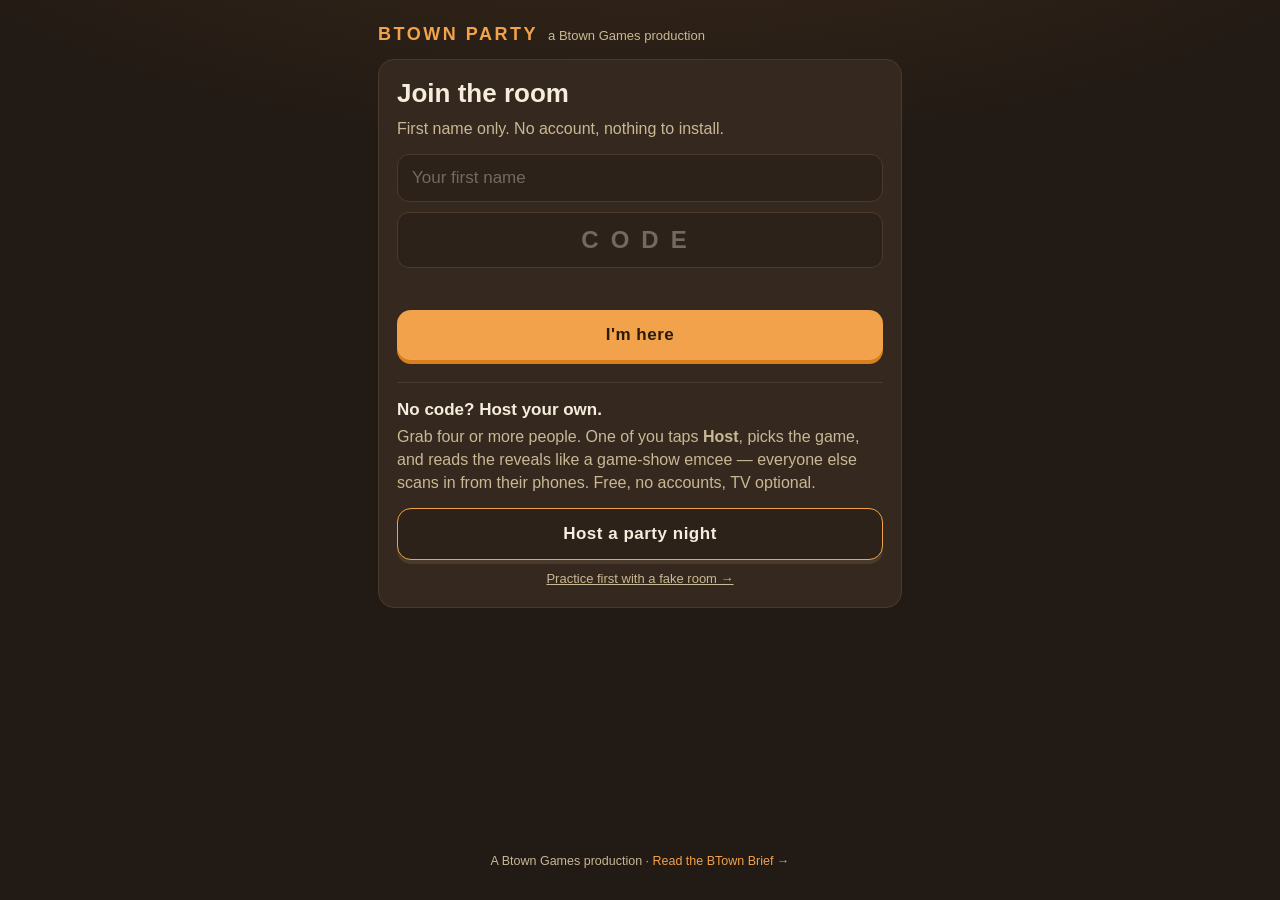
<file: index.html>
<!DOCTYPE html>
<html lang="en">
<head>
<meta charset="utf-8">
<meta name="viewport" content="width=device-width, initial-scale=1, viewport-fit=cover">
<meta name="theme-color" content="#221a14">
<link rel="manifest" href="manifest.webmanifest" />
<title>BTOWN PARTY — Join the room</title>
<meta name="description" content="Live party games for a real room — a Btown mixer or your own living room. Scan in with a first name, or host your own night: five games, one emcee, no accounts. A Btown Games production from the BTown Brief.">
<meta property="og:type" content="website">
<meta property="og:title" content="BTOWN PARTY — Join the room">
<meta property="og:description" content="Scan the code, join with a first name, and watch the room light up.">
<meta property="og:url" content="https://play.btownbrief.com/btown-party/">
<link rel="icon" href="icon.svg" type="image/svg+xml">
<link rel="apple-touch-icon" href="icon-180.png">
<link rel="stylesheet" href="style.css">
<!-- GoatCounter -->
<script data-goatcounter="https://btown-brief.goatcounter.com/count"
        async src="//gc.zgo.at/count.js"></script>
<meta property="og:image" content="https://play.btownbrief.com/btown-party/og-image.png">
<meta property="og:image:width" content="1200">
<meta property="og:image:height" content="630">
<meta name="twitter:card" content="summary_large_image">
</head>
<body class="face-phone">
<div class="page">
  <div class="brand"><span class="b-party">BTOWN PARTY</span><span class="b-sub">a Btown Games production</span></div>
  <div id="demoBanner" class="demo-banner hidden">Demo night — nothing here is real. Add ?demo=1 on the host &amp; screen pages too.</div>

  <!-- join -->
  <div id="joinPanel" class="card">
    <h1>Join the room</h1>
    <p class="dim">First name only. No account, nothing to install.</p>
    <div style="margin-top:14px">
      <input id="joinName" type="text" maxlength="24" placeholder="Your first name" autocomplete="given-name">
    </div>
    <div style="margin-top:10px">
      <input id="joinCode" type="text" class="code-input" maxlength="4" placeholder="CODE" autocomplete="off" autocapitalize="characters">
    </div>
    <div id="joinError" class="error-line"></div>
    <button id="joinGo" class="big-btn">I'm here</button>

    <div id="hostPitch" class="host-pitch">
      <h2>No code? Host your own.</h2>
      <p class="dim">Grab four or more people. One of you taps <b>Host</b>, picks the game, and reads the reveals like a game-show emcee — everyone else scans in from their phones. Free, no accounts, TV optional.</p>
      <a class="big-btn host-btn" href="host.html">Host a party night</a>
      <p class="dim small host-practice"><a href="host.html?demo=1">Practice first with a fake room →</a></p>
    </div>
  </div>

  <!-- check-in -->
  <div id="checkinPanel" class="card hidden">
    <h1 id="checkinHello">Quick check-in</h1>
    <p class="dim">Three taps — your answers stay private until the reveals.</p>
    <div class="progress-dots" id="checkinDots"></div>
    <div id="checkinBody"></div>
    <button id="checkinSkip" class="chip-btn" style="margin-top:14px">Skip for now</button>
  </div>

  <!-- idle -->
  <div id="idlePanel" class="hidden">
    <div class="idle-hero">
      <span class="lantern">🏮</span>
      <h1 id="idleTitle">You're in.</h1>
      <p class="dim" id="idleLine">Watch the room, not your phone — it'll buzz you when there's something to do.</p>
    </div>
  </div>

  <!-- collect (mode UI mounts here) -->
  <div id="collectPanel" class="card hidden">
    <div id="collectMount"></div>
  </div>

  <!-- submitted / eyes up -->
  <div id="lockedPanel" class="hidden">
    <div class="idle-hero">
      <span class="lantern">✅</span>
      <h1>Got it.</h1>
      <p class="dim">Eyes up — the reveal happens in the room.</p>
    </div>
  </div>

  <!-- event over -->
  <div id="overPanel" class="hidden">
    <div class="idle-hero">
      <span class="lantern">🌙</span>
      <h1>That's the night.</h1>
      <p class="dim">Thanks for playing. Say goodnight to somebody new.</p>
    </div>
  </div>

  <!-- party mode not switched on / errors -->
  <div id="offlinePanel" class="card hidden">
    <h1>Party mode isn't switched on yet</h1>
    <p class="dim" id="offlineLine">The host hasn't flipped the switch on the backend. Tonight still works the old-fashioned way — talk to people.</p>
  </div>

  <footer class="footer">
    A Btown Games production · <a href="https://www.btownbrief.com" target="_blank" rel="noopener">Read the BTown Brief →</a>
  </footer>
</div>
<script type="module" src="js/attendee.js"></script>
<script src="https://play.btownbrief.com/ticker.js" defer></script>
</body>
</html>
</file>
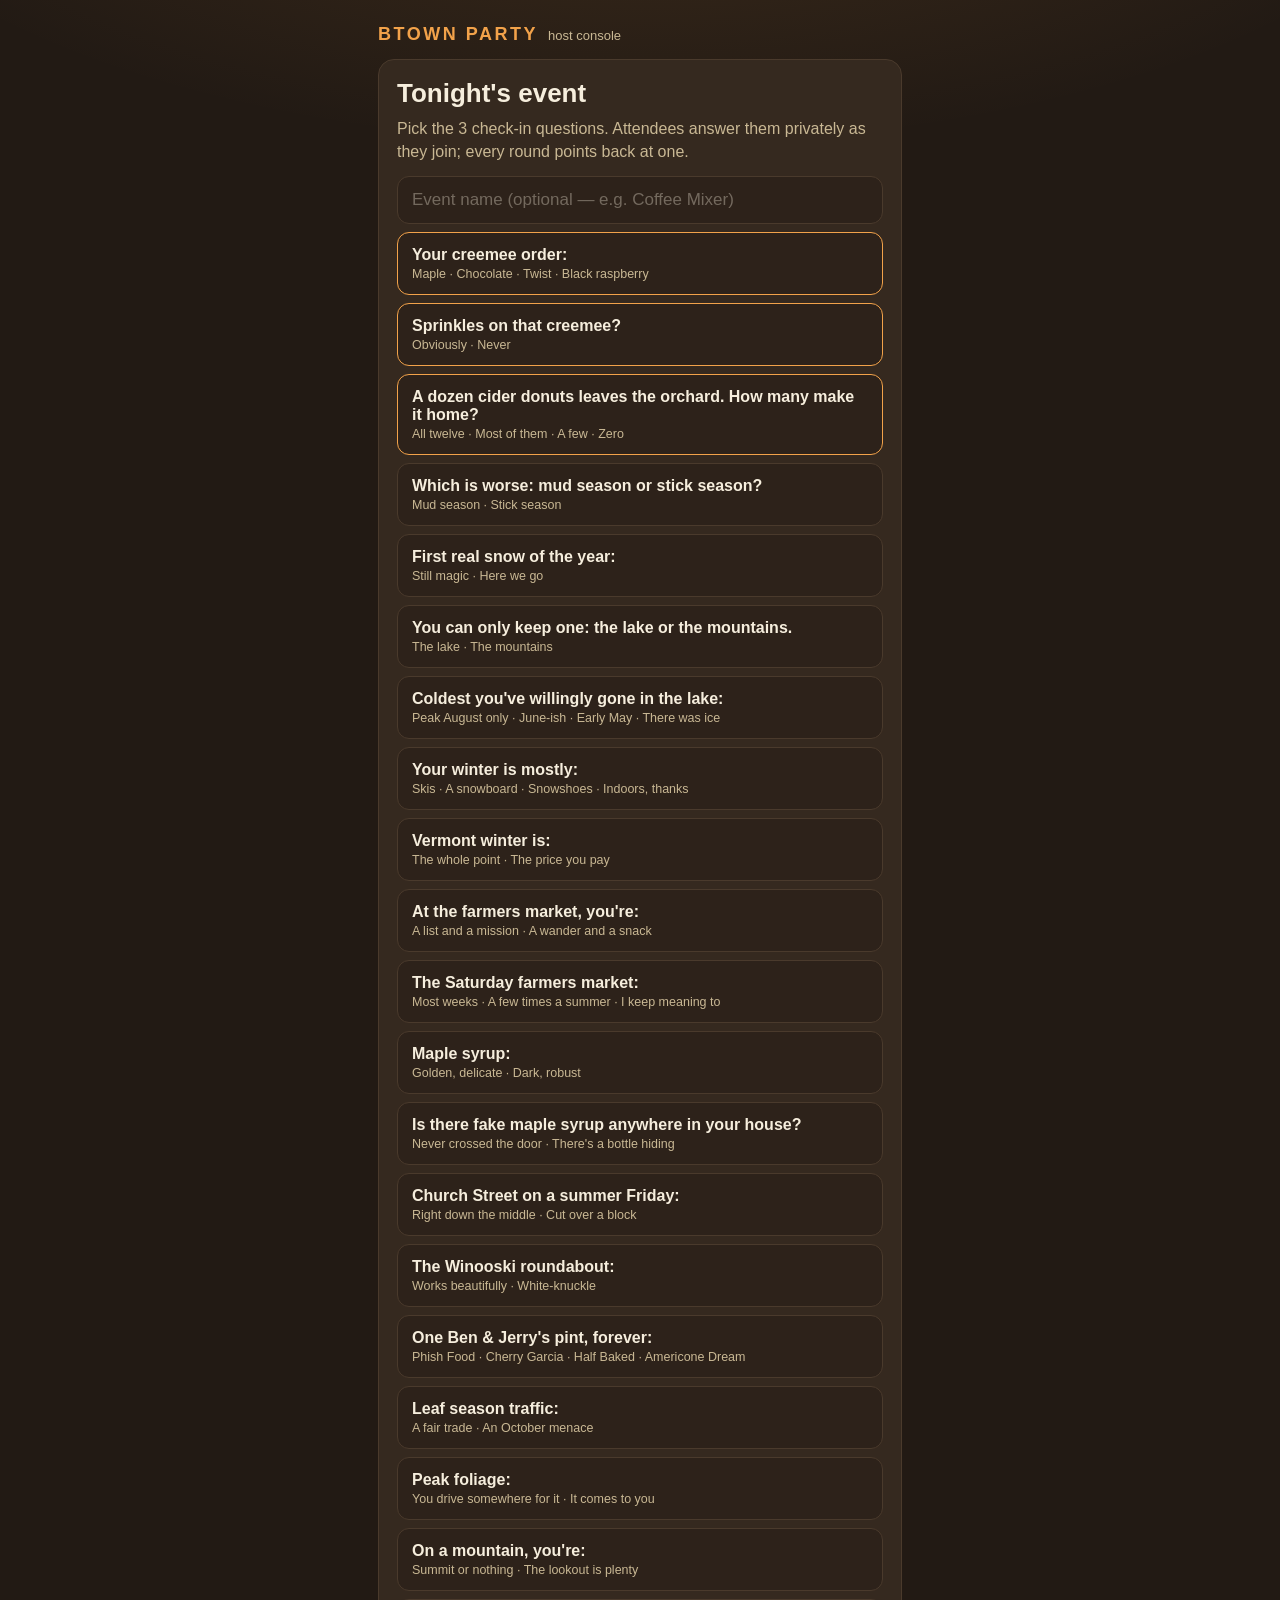
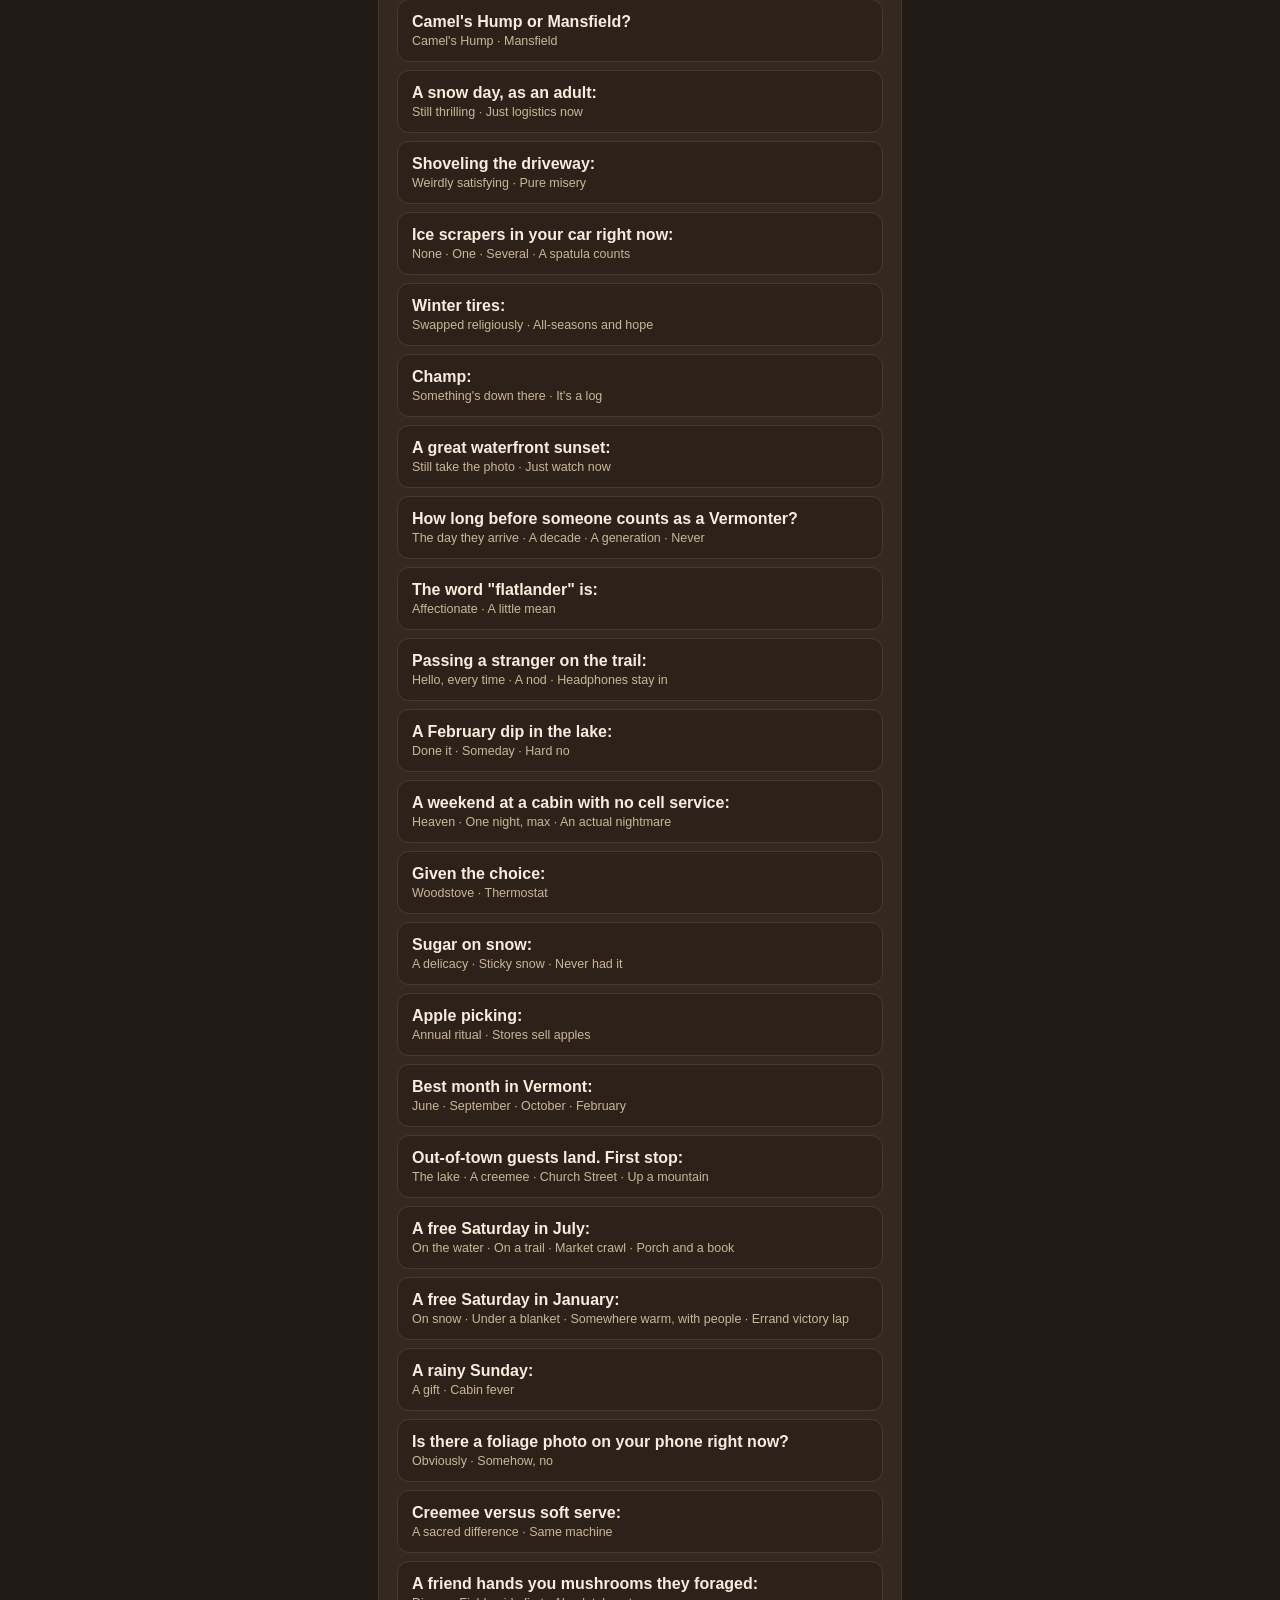
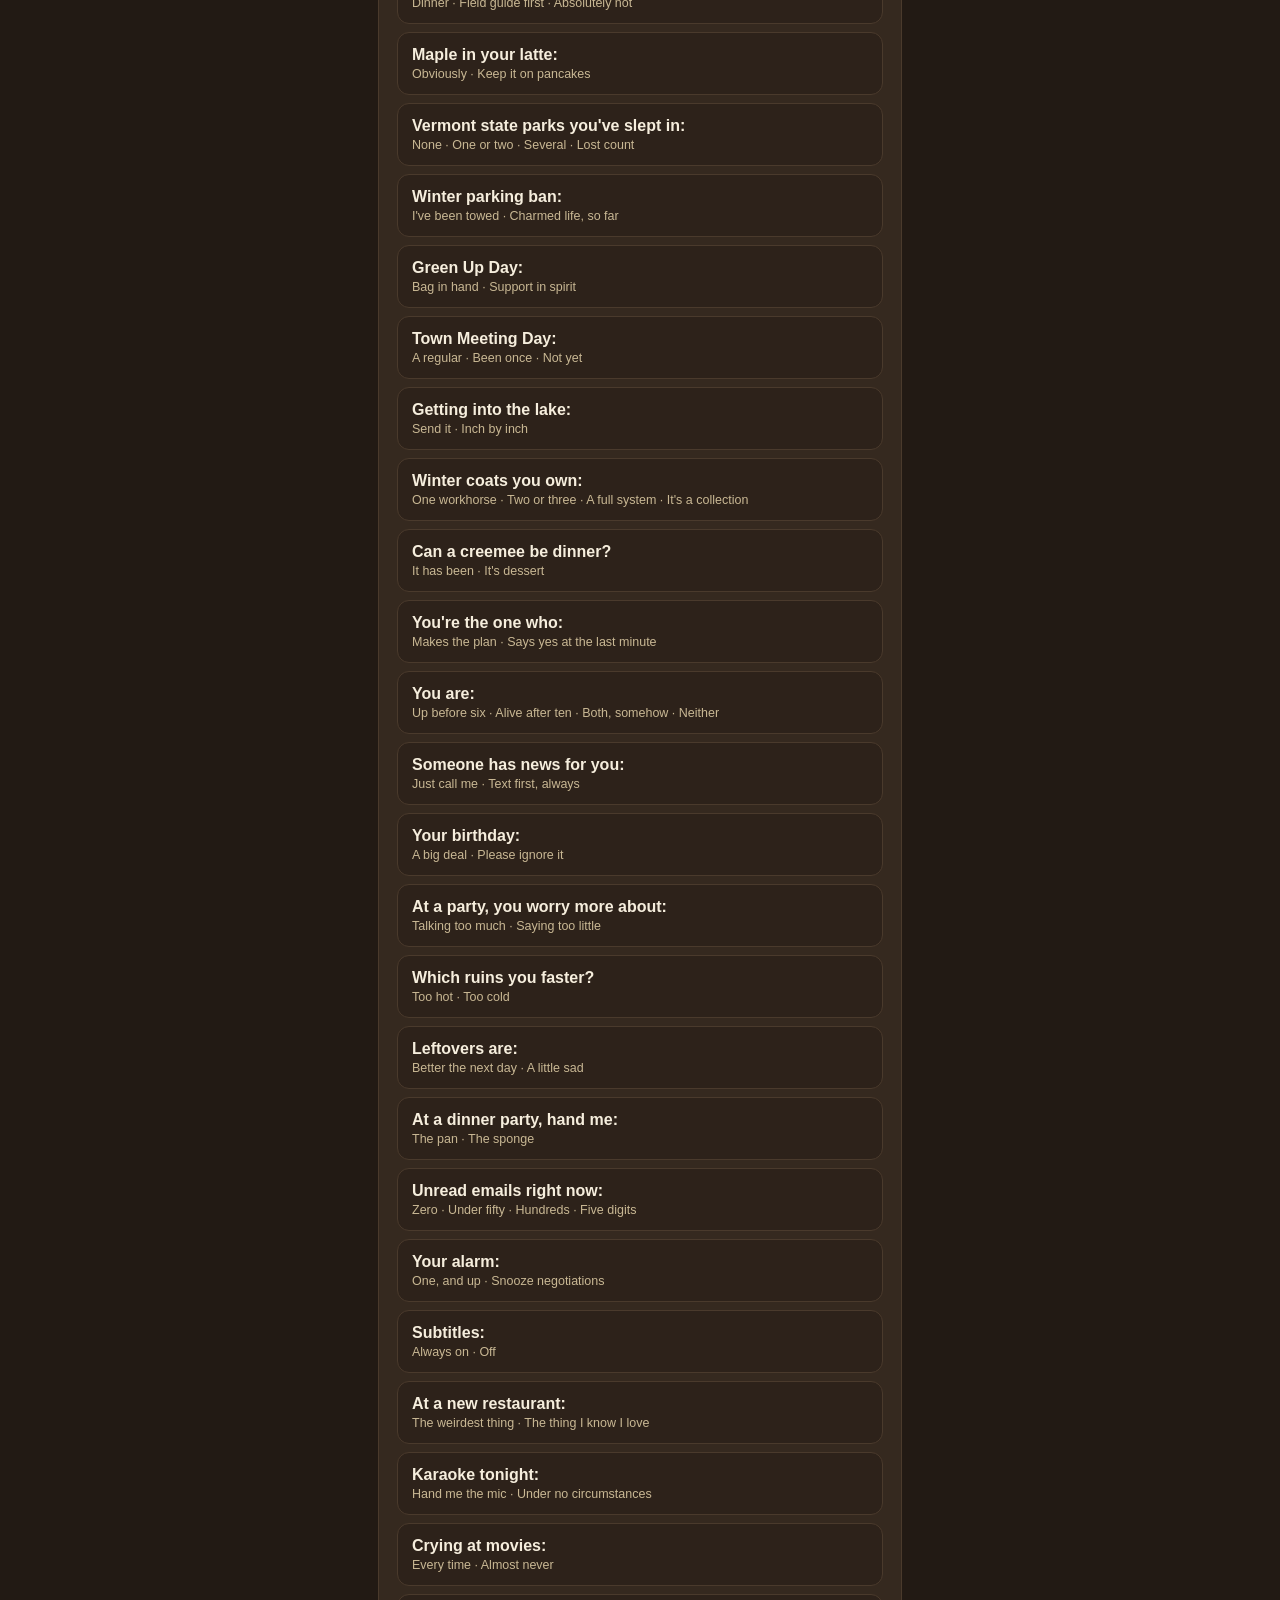
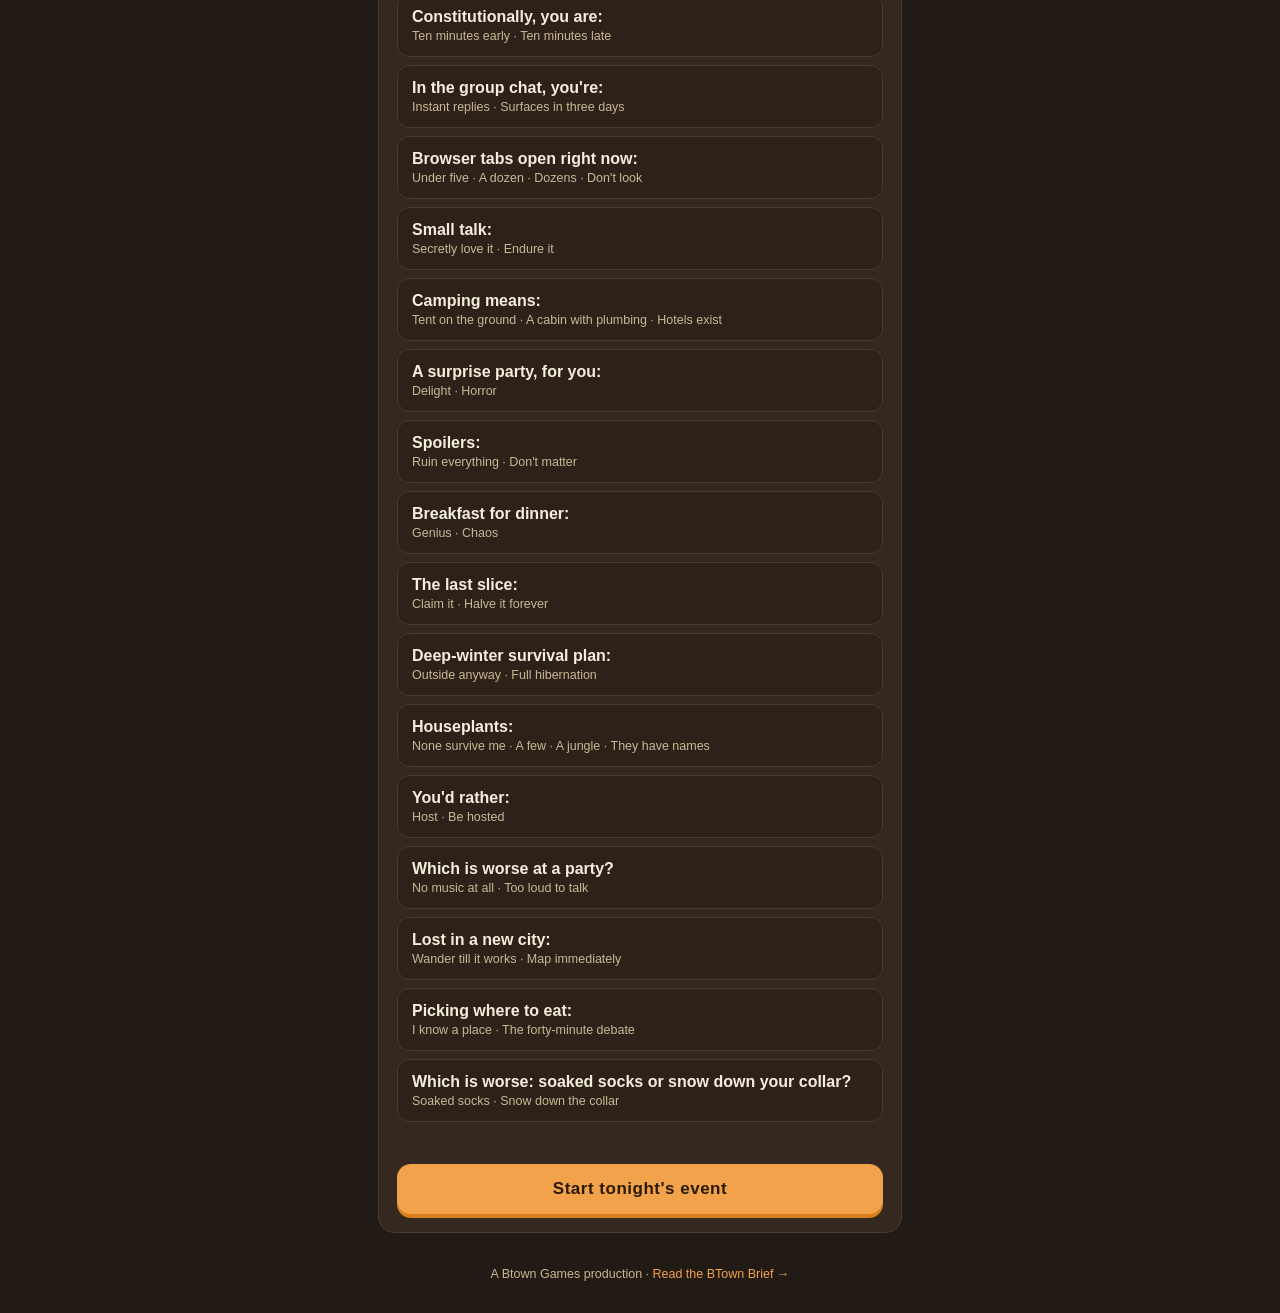
<file: host.html>
<!DOCTYPE html>
<html lang="en">
<head>
<meta charset="utf-8">
<meta name="viewport" content="width=device-width, initial-scale=1, viewport-fit=cover">
<meta name="theme-color" content="#221a14">
<title>BTOWN PARTY — Host console</title>
<meta name="description" content="Run the mixer from your phone: roster, rounds, approvals, and the staged reveal.">
<meta name="robots" content="noindex">
<link rel="icon" href="icon.svg" type="image/svg+xml">
<link rel="apple-touch-icon" href="icon-180.png">
<link rel="stylesheet" href="style.css">
<!-- GoatCounter -->
<script data-goatcounter="https://btown-brief.goatcounter.com/count"
        async src="//gc.zgo.at/count.js"></script>
</head>
<body class="face-host">
<div class="page">
  <div class="brand"><span class="b-party">BTOWN PARTY</span><span class="b-sub">host console</span></div>
  <div id="demoBanner" class="demo-banner hidden">Demo night — a fake crowd of 12 is already in the room.</div>

  <!-- create tonight's event -->
  <div id="setupPanel" class="card hidden">
    <h1>Tonight's event</h1>
    <p class="dim">Pick the 3 check-in questions. Attendees answer them privately as they join; every round points back at one.</p>
    <div style="margin-top:12px">
      <input id="eventTitle" type="text" maxlength="80" placeholder="Event name (optional — e.g. Coffee Mixer)">
    </div>
    <div id="questionPicker" style="margin-top:8px"></div>
    <div id="setupError" class="error-line"></div>
    <button id="hostCreate" class="big-btn">Start tonight's event</button>
  </div>

  <!-- running -->
  <div id="runPanel" class="hidden">
    <div class="card">
      <div class="host-head">
        <span class="host-code" id="hostCode">····</span>
        <span class="host-stat" id="hostCount">0 in the room</span>
        <button id="shareBtn" class="chip-btn">📲 invite link</button>
      </div>
      <p class="dim small">Screen page: open <span id="screenHint"></span> on the laptop — the join QR lives there.</p>
    </div>

    <div class="card">
      <h2>Round</h2>
      <div id="roundSetupMount" class="hidden"></div>
      <div id="roundLive" class="hidden">
        <p id="roundStatus" class="dim" style="margin:6px 0 4px"></p>
        <div id="modQueue"></div>
        <div class="host-actions">
          <button id="approveAllBtn" class="chip-btn">✅ Approve the rest</button>
        </div>
        <div class="host-actions">
          <button id="closeRoundBtn" class="big-btn">Close the round</button>
          <button id="revealBtn" class="big-btn hidden">Start the reveal</button>
        </div>
        <div class="host-actions">
          <button id="scrapRoundBtn" class="chip-btn">🗑 Scrap this round</button>
        </div>
      </div>
    </div>

    <div class="card">
      <h2>In the room</h2>
      <p class="dim small">Tap a name twice to remove them. ○ = hasn't checked in.</p>
      <div class="roster" id="hostRoster"></div>
    </div>

    <div class="card">
      <button id="endEventBtn" class="chip-btn">🌙 End the event</button>
      <p class="dim small" style="margin-top:8px">Ends the night for every phone. Tap twice.</p>
    </div>
  </div>

  <!-- narrated reveal (fullscreen; equals the big screen in dignity) -->
  <div id="narrated" class="hidden">
    <div id="narratedTitle"></div>
    <div id="narratedLines"></div>
    <div id="narratedStep"></div>
    <div id="narratedControls">
      <button id="narratedNext" class="big-btn">Next beat →</button>
    </div>
  </div>

  <div id="offlinePanel" class="card hidden">
    <h1>Party mode isn't switched on yet</h1>
    <p class="dim">One-time setup: paste <strong>supabase/party-SETUP.sql</strong> into the Supabase SQL editor (see PARTY-SETUP.md). Or rehearse right now with <a href="host.html?demo=1" style="color:var(--amber)">the demo night</a>.</p>
  </div>

  <footer class="footer">
    A Btown Games production · <a href="https://www.btownbrief.com" target="_blank" rel="noopener">Read the BTown Brief →</a>
  </footer>
</div>
<script type="module" src="js/host.js"></script>
</body>
</html>
</file>
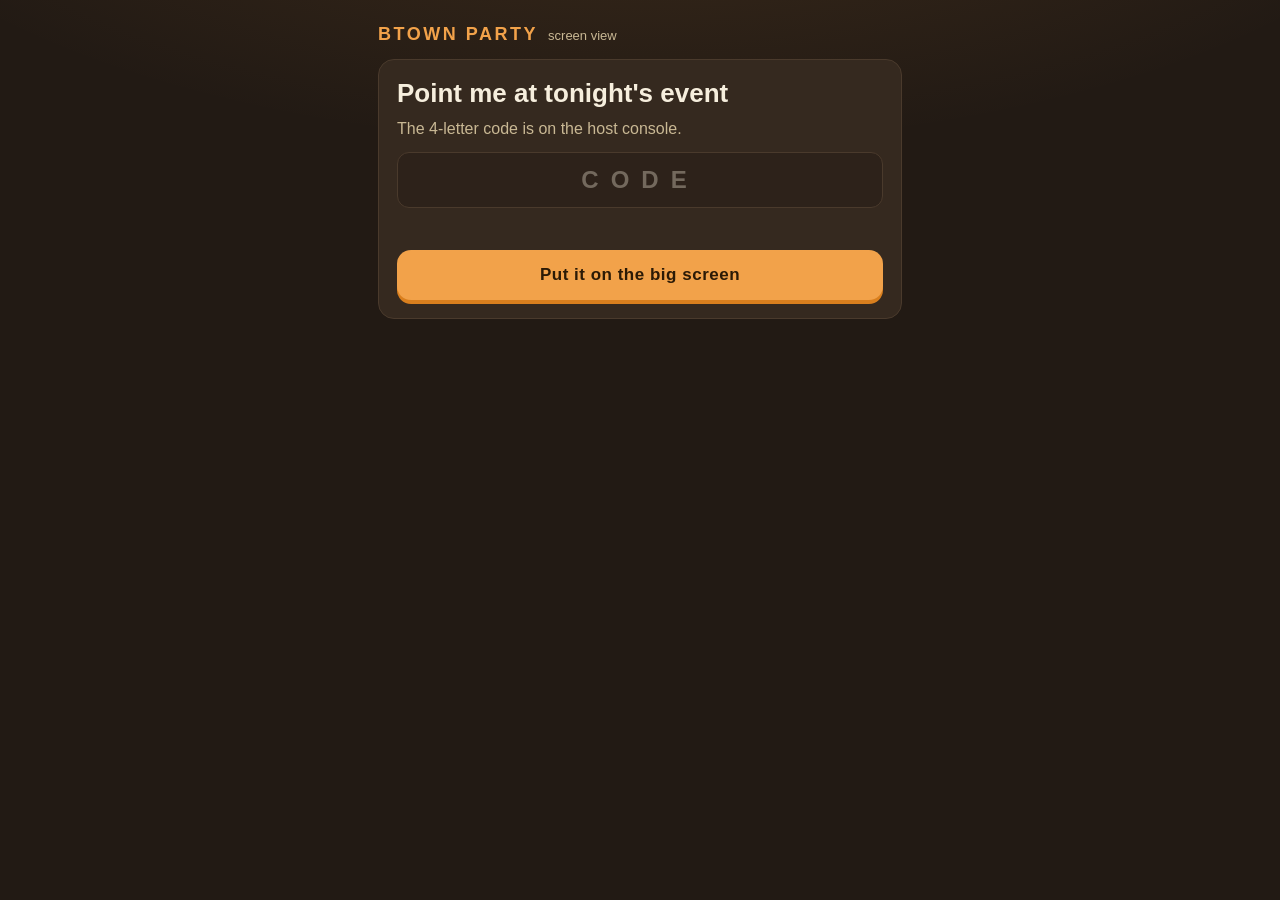
<file: screen.html>
<!DOCTYPE html>
<html lang="en">
<head>
<meta charset="utf-8">
<meta name="viewport" content="width=device-width, initial-scale=1">
<meta name="theme-color" content="#221a14">
<title>BTOWN PARTY — Screen</title>
<meta name="description" content="The big-screen face of a Btown Party night: the join QR, the drumroll, the reveal.">
<meta name="robots" content="noindex">
<link rel="icon" href="icon.svg" type="image/svg+xml">
<link rel="apple-touch-icon" href="icon-180.png">
<link rel="stylesheet" href="style.css">
<!-- GoatCounter -->
<script data-goatcounter="https://btown-brief.goatcounter.com/count"
        async src="//gc.zgo.at/count.js"></script>
</head>
<body class="face-screen">

<!-- code entry (one time per venue laptop) -->
<div id="codePanel" class="page hidden">
  <div class="brand"><span class="b-party">BTOWN PARTY</span><span class="b-sub">screen view</span></div>
  <div class="card">
    <h1>Point me at tonight's event</h1>
    <p class="dim">The 4-letter code is on the host console.</p>
    <div style="margin-top:12px">
      <input id="screenCodeInput" type="text" class="code-input" maxlength="4" placeholder="CODE" autocomplete="off" autocapitalize="characters">
    </div>
    <div id="screenError" class="error-line"></div>
    <button id="screenGo" class="big-btn">Put it on the big screen</button>
  </div>
</div>

<!-- the stage -->
<div id="stage" class="hidden">
  <div class="stage-inner" id="stageInner"></div>
</div>

<div id="joinCorner" class="hidden">
  <div id="qrMount"></div>
  <div class="jc-code" id="cornerCode"></div>
  <div class="jc-hint">scan to join</div>
</div>

<div id="offlineScreen" class="page hidden">
  <div class="card" style="margin-top:20vh">
    <h1>Party mode isn't switched on yet</h1>
    <p class="dim">One-time setup on the host side — see PARTY-SETUP.md. Or rehearse with <a href="screen.html?demo=1" style="color:var(--amber)">the demo night</a>.</p>
  </div>
</div>

<script type="module" src="js/screen.js"></script>
</body>
</html>
</file>
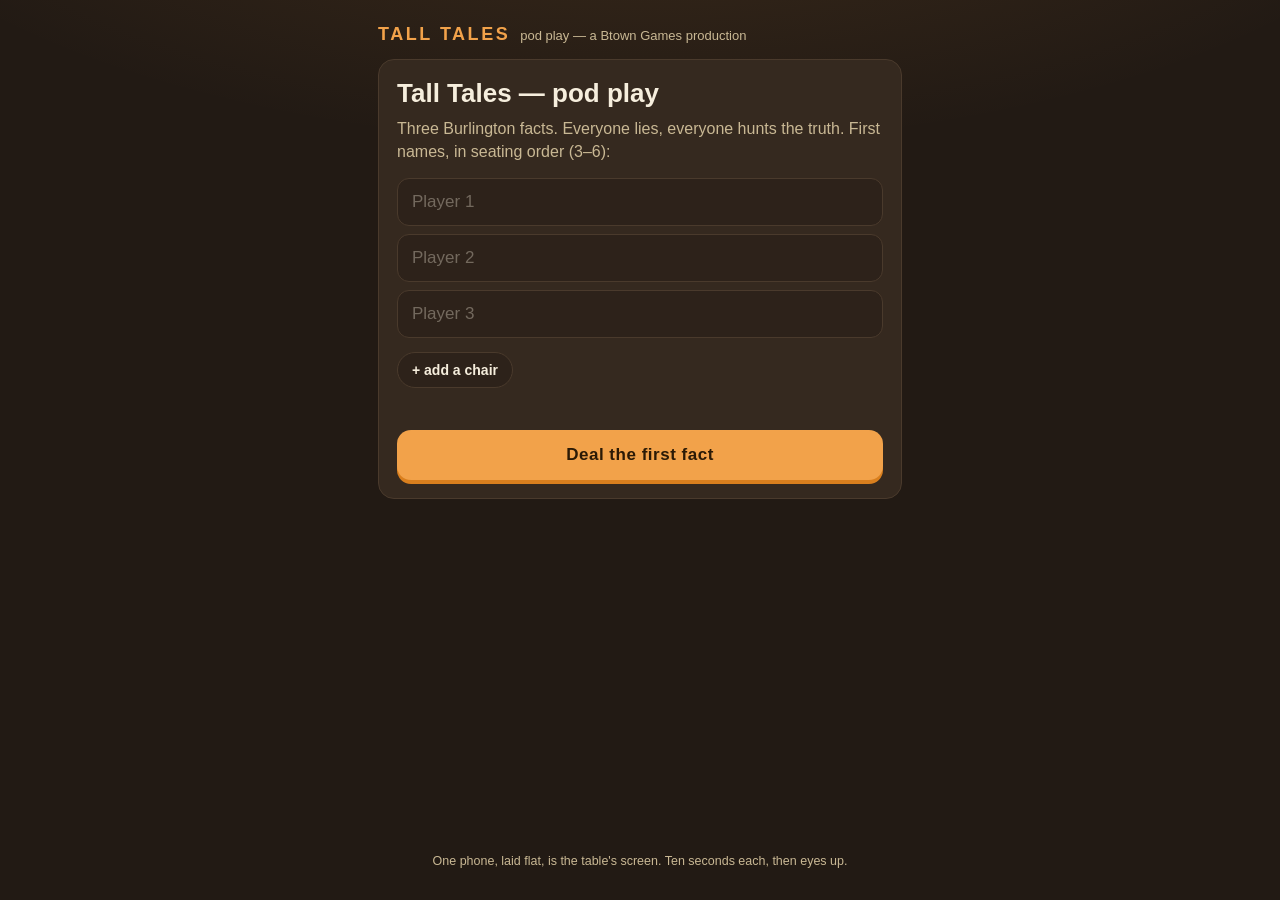
<file: modes/tall-tales/pod.html>
<!DOCTYPE html>
<html lang="en">
<head>
<meta charset="utf-8">
<meta name="viewport" content="width=device-width, initial-scale=1, viewport-fit=cover">
<meta name="theme-color" content="#221a14">
<title>TALL TALES — Pod play</title>
<meta name="description" content="A table of 3–6 runs itself through three verified Burlington facts: one phone, everyone lies, everyone hunts the truth. A Btown Games production from the BTown Brief.">
<meta name="robots" content="noindex">
<link rel="icon" href="../../icon.svg" type="image/svg+xml">
<link rel="stylesheet" href="../../style.css">
<style>
  /* Pod-only trim: everything else reuses the party's house styles. */
  .pod-names { display: flex; flex-direction: column; gap: 8px; margin: 14px 0; }
  .pod-reveal-title { font-size: 1.05rem; letter-spacing: 0.14em; text-transform: uppercase; opacity: 0.75; margin-bottom: 10px; }
  .pod-line { font-size: 1.35rem; line-height: 1.35; margin: 10px 0; }
  .pod-line.secondary { font-size: 1.05rem; opacity: 0.8; }
  .pod-strike { text-decoration: line-through; opacity: 0.45; }
  .pod-row { display: flex; align-items: center; gap: 10px; }
  .pod-row .collect-opt { flex: 1; margin: 4px 0; }
  .pod-row .chip-btn { flex: 0 0 auto; }
</style>
<!-- GoatCounter -->
<script data-goatcounter="https://btown-brief.goatcounter.com/count"
        async src="//gc.zgo.at/count.js"></script>
</head>
<body class="face-phone">
<div class="page">
  <div class="brand"><span class="b-party">TALL TALES</span><span class="b-sub">pod play — a Btown Games production</span></div>
  <div id="podRoot" class="card"><p class="dim">Loading the fact deck…</p></div>
  <div class="footer small dim">One phone, laid flat, is the table's screen. Ten seconds each, then eyes up.</div>
</div>
<script type="module" src="pod.js"></script>
</body>
</html>
</file>
<file: style.css>
/* BTOWN PARTY — a Btown Games production.
   One sheet, three faces: body.face-phone (attendee), body.face-host
   (Stephen's console), body.face-screen (projector / TV). The palette is a
   mixer at dusk: espresso room, string-light amber, cream type. */

* { margin: 0; padding: 0; box-sizing: border-box; }

:root {
  --room: #221a14;        /* espresso */
  --room-2: #2d221a;
  --card: #35291f;
  --line: #4a3a2c;
  --cream: #f6eedd;
  --cream-dim: #c9b894;
  --amber: #f2a24a;       /* string lights */
  --amber-deep: #d97f1e;
  --glow: #ffd9a0;
  --green: #4fae6d;       /* approve */
  --red: #c9502f;         /* reject */
  --hold: #8a7db8;        /* hold */
}

html, body {
  min-height: 100%;
  background: var(--room);
  color: var(--cream);
  font-family: -apple-system, BlinkMacSystemFont, "Segoe UI", Roboto, "Helvetica Neue", Arial, sans-serif;
  -webkit-tap-highlight-color: transparent;
}
body {
  background:
    radial-gradient(1200px 500px at 50% -200px, rgba(242, 162, 74, 0.14), transparent 70%),
    var(--room);
}

.hidden { display: none !important; }

button {
  font: inherit;
  color: inherit;
  background: none;
  border: none;
  cursor: pointer;
}

/* ------------------------------------------------------------ furniture */

.page {
  max-width: 560px;
  margin: 0 auto;
  padding: max(env(safe-area-inset-top), 14px) 18px calc(env(safe-area-inset-bottom) + 32px);
  min-height: 100dvh;
  display: flex;
  flex-direction: column;
}

.brand {
  display: flex;
  align-items: baseline;
  gap: 10px;
  padding: 10px 0 4px;
}
.brand .b-party {
  font-weight: 900;
  letter-spacing: 0.14em;
  color: var(--amber);
  font-size: 18px;
}
.brand .b-sub {
  color: var(--cream-dim);
  font-size: 13px;
}

.card {
  background: var(--card);
  border: 1px solid var(--line);
  border-radius: 16px;
  padding: 18px;
  margin: 10px 0;
}

h1 { font-size: 26px; line-height: 1.2; margin-bottom: 8px; }
h2 { font-size: 20px; line-height: 1.25; }
p { line-height: 1.45; }
.dim { color: var(--cream-dim); }
.small { font-size: 13px; }

.big-btn {
  display: block;
  width: 100%;
  padding: 15px;
  margin-top: 14px;
  border-radius: 14px;
  background: var(--amber);
  color: #2b1a06;
  font-size: 17px;
  font-weight: 800;
  letter-spacing: 0.03em;
  box-shadow: 0 4px 0 var(--amber-deep);
}
.big-btn:active { transform: translateY(2px); box-shadow: 0 2px 0 var(--amber-deep); }
.big-btn:disabled { opacity: 0.45; box-shadow: none; }

/* "host your own" pitch at the bottom of the join card (hidden on QR deep links) */
.host-pitch {
  margin-top: 22px;
  padding-top: 16px;
  border-top: 1px solid var(--line);
}
.host-pitch h2 { font-size: 17px; margin: 0 0 4px; }
.host-pitch .host-btn {
  background: var(--room-2);
  color: var(--cream);
  border: 1px solid var(--amber);
  box-shadow: 0 4px 0 var(--line);
  text-align: center;
  text-decoration: none;
}
.host-pitch .host-btn:active { transform: translateY(2px); box-shadow: 0 2px 0 var(--line); }
.host-practice { margin-top: 10px; text-align: center; }
.host-practice a { color: var(--cream-dim); }

.chip-btn {
  display: inline-block;
  padding: 9px 14px;
  border-radius: 999px;
  border: 1px solid var(--line);
  background: var(--room-2);
  color: var(--cream);
  font-size: 14px;
  font-weight: 650;
}
.chip-btn:active { transform: scale(0.97); }

input[type="text"] {
  width: 100%;
  padding: 13px 14px;
  border-radius: 12px;
  border: 1px solid var(--line);
  background: var(--room-2);
  color: var(--cream);
  font-size: 17px;
}
input[type="text"]::placeholder { color: rgba(246, 238, 221, 0.35); }
input.code-input {
  text-transform: uppercase;
  letter-spacing: 0.5em;
  font-weight: 800;
  text-align: center;
  font-size: 24px;
}

.error-line {
  color: #ff9d7e;
  font-size: 14px;
  min-height: 20px;
  margin-top: 8px;
}

.footer {
  margin-top: auto;
  padding-top: 24px;
  text-align: center;
  font-size: 12.5px;
  color: var(--cream-dim);
}
.footer a { color: var(--amber); text-decoration: none; }

.demo-banner {
  background: var(--hold);
  color: #1d1830;
  font-weight: 700;
  font-size: 13px;
  text-align: center;
  border-radius: 10px;
  padding: 7px 10px;
  margin: 8px 0;
}

/* ------------------------------------------------- attendee: check-in */

.checkin-q { margin: 14px 0 6px; }
.opt-btn {
  display: block;
  width: 100%;
  text-align: left;
  padding: 13px 14px;
  margin-top: 8px;
  border-radius: 12px;
  border: 1px solid var(--line);
  background: var(--room-2);
  font-size: 16px;
}
.opt-btn.sel {
  border-color: var(--amber);
  background: rgba(242, 162, 74, 0.16);
  font-weight: 700;
}

.progress-dots {
  display: flex;
  gap: 6px;
  justify-content: center;
  margin: 10px 0 2px;
}
.progress-dots i {
  width: 8px; height: 8px;
  border-radius: 50%;
  background: var(--line);
}
.progress-dots i.on { background: var(--amber); }

/* ------------------------------------------------- attendee: idle/collect */

.idle-hero {
  text-align: center;
  padding: 12vh 8px 8px;
}
.idle-hero .lantern {
  font-size: 54px;
  display: inline-block;
  animation: sway 3.2s ease-in-out infinite;
}
@keyframes sway {
  0%, 100% { transform: rotate(-4deg); }
  50% { transform: rotate(4deg); }
}
.idle-hero h1 { margin-top: 10px; }

.collect-ask {
  color: var(--amber);
  font-weight: 800;
  letter-spacing: 0.08em;
  text-transform: uppercase;
  font-size: 13px;
}
.collect-question { margin: 6px 0 12px; }
.collect-opt {
  display: block;
  width: 100%;
  text-align: left;
  padding: 14px;
  margin-top: 8px;
  border-radius: 12px;
  border: 1px solid var(--line);
  background: var(--room-2);
  font-size: 17px;
}
.collect-opt.sel {
  border-color: var(--amber);
  background: rgba(242, 162, 74, 0.16);
  font-weight: 700;
}
.pct-wrap { margin-top: 16px; }
.pct-wrap label { display: block; font-size: 15px; margin-bottom: 8px; }
.pct-wrap strong { color: var(--amber); font-size: 18px; }
input[type="range"] {
  width: 100%;
  accent-color: var(--amber);
  height: 34px;
}

/* --------------------------------------------------------- host console */

.host-head {
  display: flex;
  align-items: center;
  gap: 12px;
  flex-wrap: wrap;
  margin: 6px 0;
}
.host-code {
  font-size: 30px;
  font-weight: 900;
  letter-spacing: 0.24em;
  color: var(--amber);
}
.host-stat { color: var(--cream-dim); font-size: 14px; }

.host-hint { color: var(--cream-dim); font-size: 14px; margin-bottom: 8px; }

.question-pick {
  display: block;
  width: 100%;
  text-align: left;
  padding: 13px 14px;
  margin-top: 8px;
  border-radius: 12px;
  border: 1px solid var(--line);
  background: var(--room-2);
}
.question-pick .qp-text { display: block; font-size: 16px; font-weight: 650; }
.question-pick .qp-meta { display: block; font-size: 12.5px; color: var(--cream-dim); margin-top: 3px; }
.question-pick.played { opacity: 0.55; }
.question-pick:active { border-color: var(--amber); }

.roster {
  display: flex;
  flex-wrap: wrap;
  gap: 7px;
  margin-top: 10px;
}
.roster .who {
  padding: 6px 11px;
  border-radius: 999px;
  background: var(--room-2);
  border: 1px solid var(--line);
  font-size: 13.5px;
}
.roster .who.away { opacity: 0.5; }
.roster .who .no-checkin { color: var(--cream-dim); }

/* mode picker tabs (hidden automatically when only one mode is installed) */
.mode-tabs {
  display: flex;
  gap: 8px;
  overflow-x: auto;
  padding-bottom: 10px;
  margin-bottom: 12px;
  border-bottom: 1px solid var(--line);
  -webkit-overflow-scrolling: touch;
}
.mode-tab {
  flex: 0 0 auto;
  display: flex;
  flex-direction: column;
  align-items: flex-start;
  gap: 2px;
  max-width: 200px;
  padding: 8px 12px;
  border: 1px solid var(--line);
  border-radius: 12px;
  background: var(--room-2);
  text-align: left;
}
.mode-tab.active {
  border-color: var(--amber);
  background: var(--card);
  box-shadow: 0 0 0 1px var(--amber) inset;
}
.mode-tab-title { font-weight: 700; }
.mode-tab-tag {
  color: var(--cream-dim);
  font-size: 12.5px;
  white-space: nowrap;
  overflow: hidden;
  text-overflow: ellipsis;
  max-width: 100%;
}

.mod-row {
  display: flex;
  align-items: center;
  gap: 10px;
  padding: 10px 0;
  border-bottom: 1px solid var(--line);
}
.mod-row:last-child { border-bottom: none; }
.mod-who { font-weight: 700; min-width: 72px; }
.mod-what { flex: 1; color: var(--cream-dim); font-size: 14.5px; }
.mod-btns { display: flex; gap: 6px; }
.mod-btns button {
  width: 38px; height: 38px;
  border-radius: 10px;
  border: 1px solid var(--line);
  background: var(--room-2);
  font-size: 16px;
}
.mod-row.approved .b-ok { background: var(--green); border-color: var(--green); }
.mod-row.rejected .b-no { background: var(--red); border-color: var(--red); }
.mod-row.held .b-hold { background: var(--hold); border-color: var(--hold); }
.mod-row.approved .mod-who::after { content: " ✓"; color: var(--green); }

.host-actions {
  display: flex;
  gap: 10px;
  flex-wrap: wrap;
  margin-top: 12px;
}
.host-actions .big-btn { flex: 1; min-width: 150px; margin-top: 0; }

/* ------------------------------------------------- narrated reveal view */

#narrated {
  position: fixed;
  inset: 0;
  z-index: 40;
  background:
    radial-gradient(1000px 420px at 50% -160px, rgba(242, 162, 74, 0.18), transparent 70%),
    var(--room);
  display: flex;
  flex-direction: column;
  padding: max(env(safe-area-inset-top), 18px) 22px calc(env(safe-area-inset-bottom) + 18px);
}
#narratedTitle {
  color: var(--amber);
  font-weight: 800;
  letter-spacing: 0.08em;
  text-transform: uppercase;
  font-size: 15px;
}
#narratedLines {
  flex: 1;
  display: flex;
  flex-direction: column;
  justify-content: center;
  gap: 4vh;
}
#narratedLines .n-line {
  font-size: clamp(26px, 6.5vw, 44px);
  font-weight: 800;
  line-height: 1.22;
  animation: rise 0.45s ease-out both;
}
#narratedLines .n-line:nth-child(2) { animation-delay: 0.25s; }
#narratedLines .n-line:nth-child(3) { animation-delay: 0.5s; }
#narratedLines .n-line:nth-child(n+4) { animation-delay: 0.7s; }
#narratedLines .n-line.secondary { color: var(--cream-dim); font-size: clamp(20px, 4.5vw, 30px); }
#narratedControls { display: flex; gap: 10px; }
#narratedControls .big-btn { margin-top: 0; }
#narratedStep { text-align: center; color: var(--cream-dim); font-size: 13px; padding: 8px 0; }

/* ---------------------------------------------------------- screen face */

body.face-screen { overflow: hidden; }
#stage {
  position: fixed;
  inset: 0;
  display: flex;
  flex-direction: column;
  align-items: center;
  justify-content: center;
  text-align: center;
  padding: 4vmin;
}
#stage .stage-inner { width: min(92vw, 1400px); }

#joinCorner {
  position: fixed;
  right: 24px;
  bottom: 24px;
  background: var(--card);
  border: 1px solid var(--line);
  border-radius: 18px;
  padding: 16px;
  text-align: center;
  z-index: 10;
}
#joinCorner svg { display: block; width: 140px; height: 140px; border-radius: 8px; }
#joinCorner .jc-code {
  font-weight: 900;
  letter-spacing: 0.3em;
  color: var(--amber);
  font-size: 22px;
  margin-top: 8px;
}
#joinCorner .jc-hint { color: var(--cream-dim); font-size: 12.5px; margin-top: 2px; }

.screen-kicker {
  color: var(--amber);
  font-weight: 800;
  letter-spacing: 0.14em;
  text-transform: uppercase;
  font-size: clamp(16px, 2.2vmin, 26px);
}
.screen-title {
  font-size: clamp(40px, 8vmin, 96px);
  font-weight: 900;
  line-height: 1.08;
  margin: 2vmin 0;
}
.screen-sub {
  color: var(--cream-dim);
  font-size: clamp(18px, 3vmin, 34px);
}
.screen-count {
  margin-top: 3vmin;
  font-size: clamp(20px, 3.2vmin, 36px);
  color: var(--glow);
  font-weight: 700;
}

/* screen: reveal beats */
.beat-kicker {
  color: var(--amber);
  font-weight: 800;
  letter-spacing: 0.14em;
  text-transform: uppercase;
  font-size: clamp(16px, 2.4vmin, 28px);
}
.beat-question {
  font-size: clamp(34px, 6.4vmin, 84px);
  font-weight: 900;
  line-height: 1.12;
  margin: 2.4vmin 0;
}
.beat-question.small {
  font-size: clamp(20px, 3vmin, 40px);
  color: var(--cream-dim);
  font-weight: 700;
}
.beat-drumroll {
  font-size: clamp(34px, 6vmin, 80px);
  font-weight: 900;
  animation: pulse 1.1s ease-in-out infinite;
}
@keyframes pulse {
  0%, 100% { opacity: 1; transform: scale(1); }
  50% { opacity: 0.75; transform: scale(0.985); }
}
.beat-sub {
  color: var(--cream-dim);
  font-size: clamp(18px, 2.8vmin, 32px);
  margin-top: 1.6vmin;
}
.beat-options { margin-top: 2vmin; }
.beat-option {
  font-size: clamp(26px, 4.6vmin, 60px);
  font-weight: 800;
  padding: 1.4vmin 0;
}
.beat-winner {
  font-size: clamp(44px, 9vmin, 110px);
  font-weight: 900;
  color: var(--glow);
  margin: 2vmin 0 1vmin;
  text-shadow: 0 0 40px rgba(242, 162, 74, 0.35);
}

.beat-bars { margin-top: 3vmin; }
.bar-row {
  display: grid;
  grid-template-columns: minmax(18vmin, 32vmin) 1fr 9vmin;
  align-items: center;
  gap: 2vmin;
  margin: 2vmin 0;
}
.bar-label {
  text-align: right;
  font-size: clamp(18px, 3vmin, 38px);
  font-weight: 700;
}
.bar-track {
  height: clamp(26px, 5vmin, 64px);
  background: var(--room-2);
  border: 1px solid var(--line);
  border-radius: 999px;
  overflow: hidden;
}
.bar-fill {
  height: 100%;
  width: var(--w);
  border-radius: 999px;
  background: linear-gradient(90deg, var(--amber-deep), var(--amber));
  transform-origin: left;
  animation: grow 1.1s cubic-bezier(0.2, 0.7, 0.2, 1) both;
}
.bar-row.winner .bar-fill {
  background: linear-gradient(90deg, var(--amber), var(--glow));
  box-shadow: 0 0 30px rgba(255, 217, 160, 0.4);
}
.bar-row.winner .bar-label { color: var(--glow); }
@keyframes grow {
  from { transform: scaleX(0); }
  to { transform: scaleX(1); }
}
.bar-pct {
  text-align: left;
  font-size: clamp(18px, 3.2vmin, 40px);
  font-weight: 900;
  color: var(--glow);
  animation: rise 0.4s ease-out both;
}

.beat-board {
  list-style: none;
  margin-top: 3vmin;
  display: inline-block;
  min-width: min(70vw, 800px);
}
.beat-board li {
  display: flex;
  justify-content: space-between;
  gap: 4vmin;
  font-size: clamp(22px, 4vmin, 52px);
  font-weight: 800;
  padding: 1.2vmin 2vmin;
  border-bottom: 1px solid var(--line);
}
.beat-board li:first-child { color: var(--glow); }
.beat-board li strong { color: var(--amber); }

.land { animation: rise 0.5s ease-out both; }
@keyframes rise {
  from { opacity: 0; transform: translateY(14px); }
  to { opacity: 1; transform: translateY(0); }
}

/* screen lobby scoreboard teaser */
.lobby-board {
  margin-top: 3vmin;
  color: var(--cream-dim);
  font-size: clamp(16px, 2.4vmin, 28px);
}
.lobby-board strong { color: var(--amber); }

/* --------------------------------------------------------- small screens */

@media (max-width: 420px) {
  .host-code { font-size: 24px; }
}
</file>
